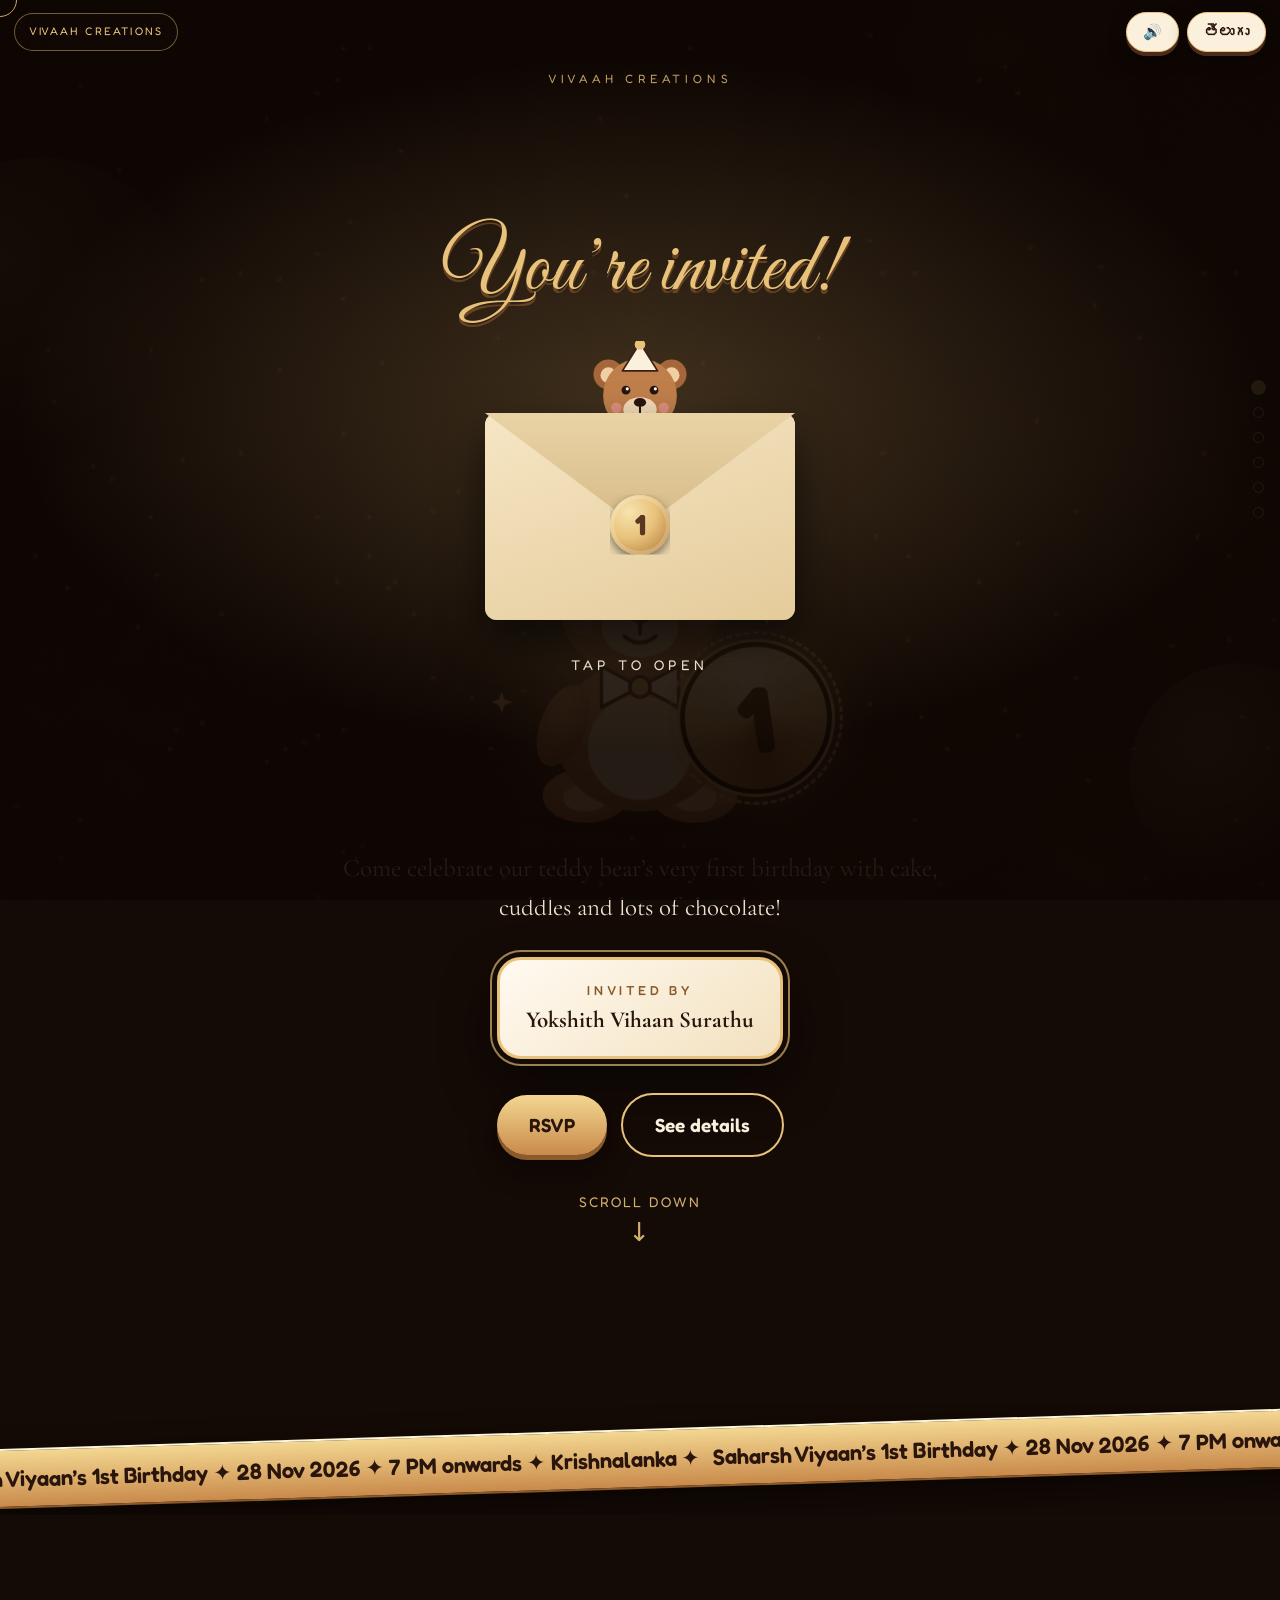
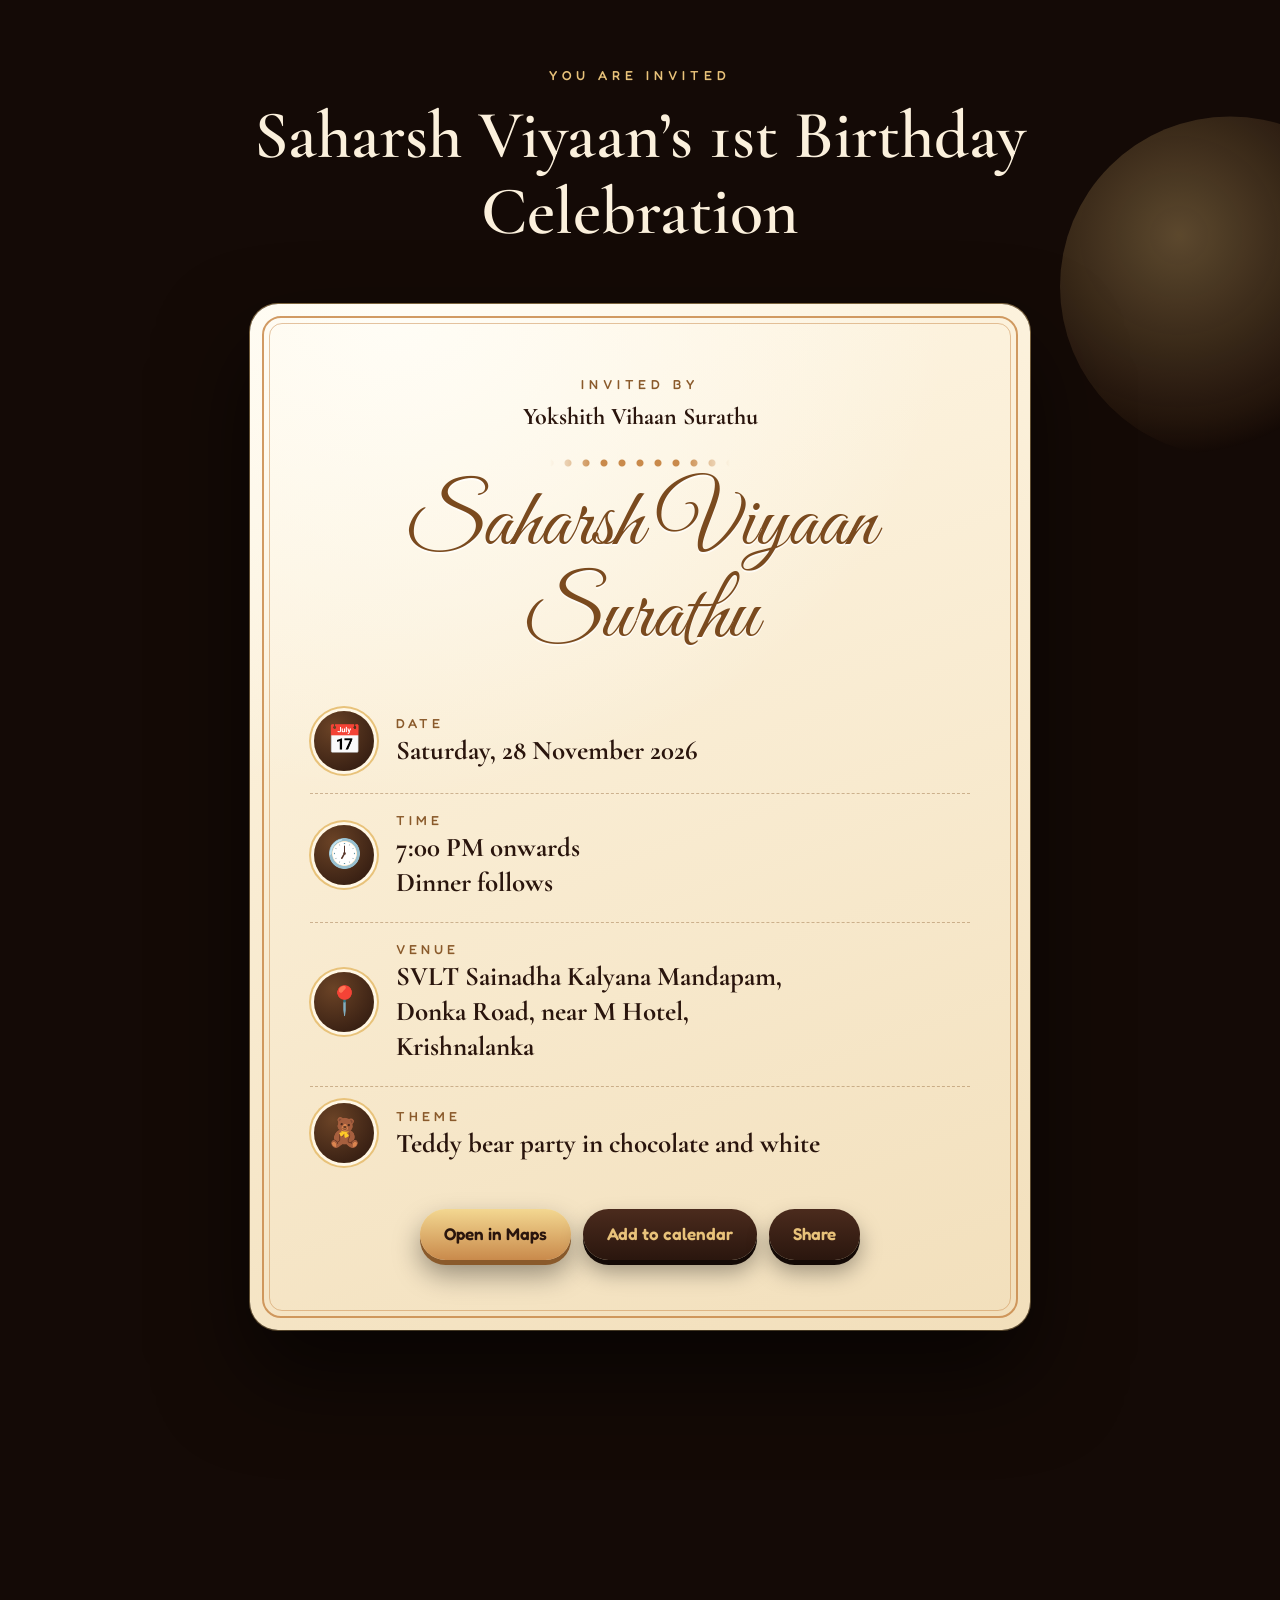
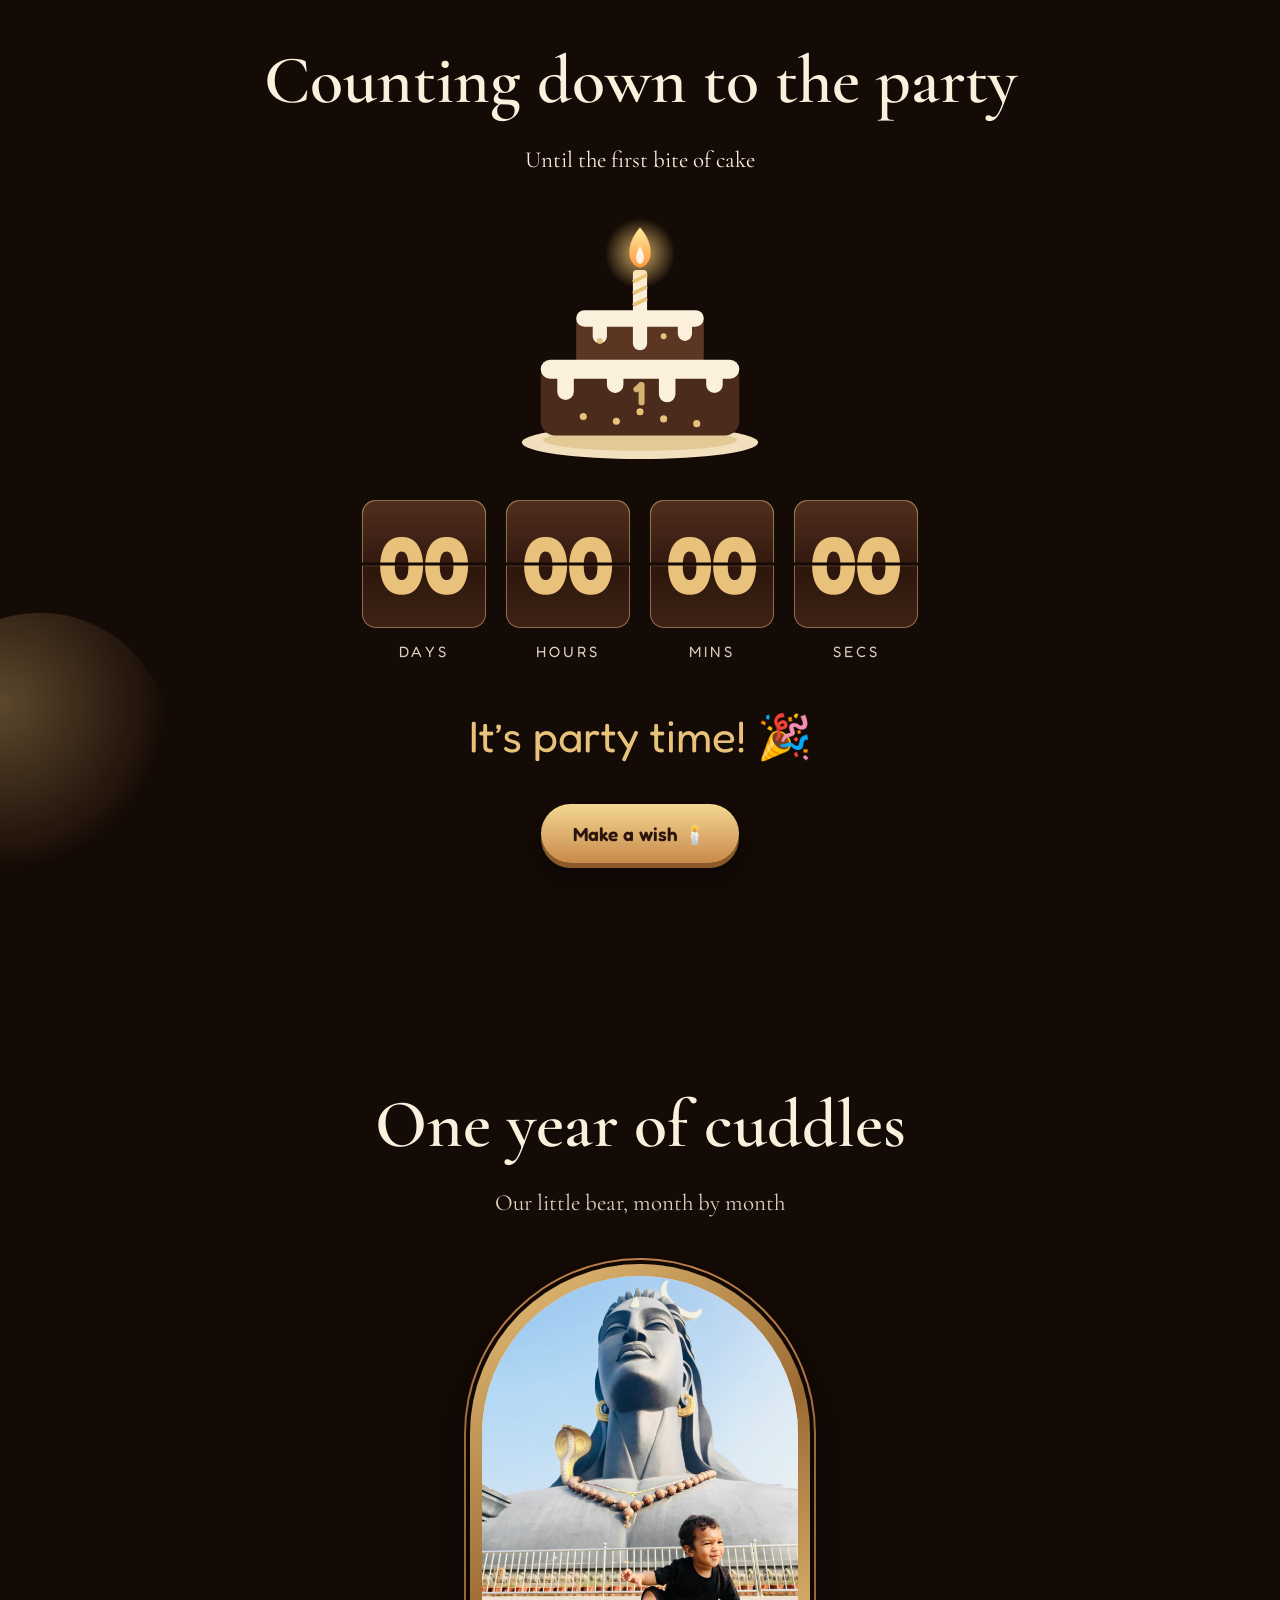
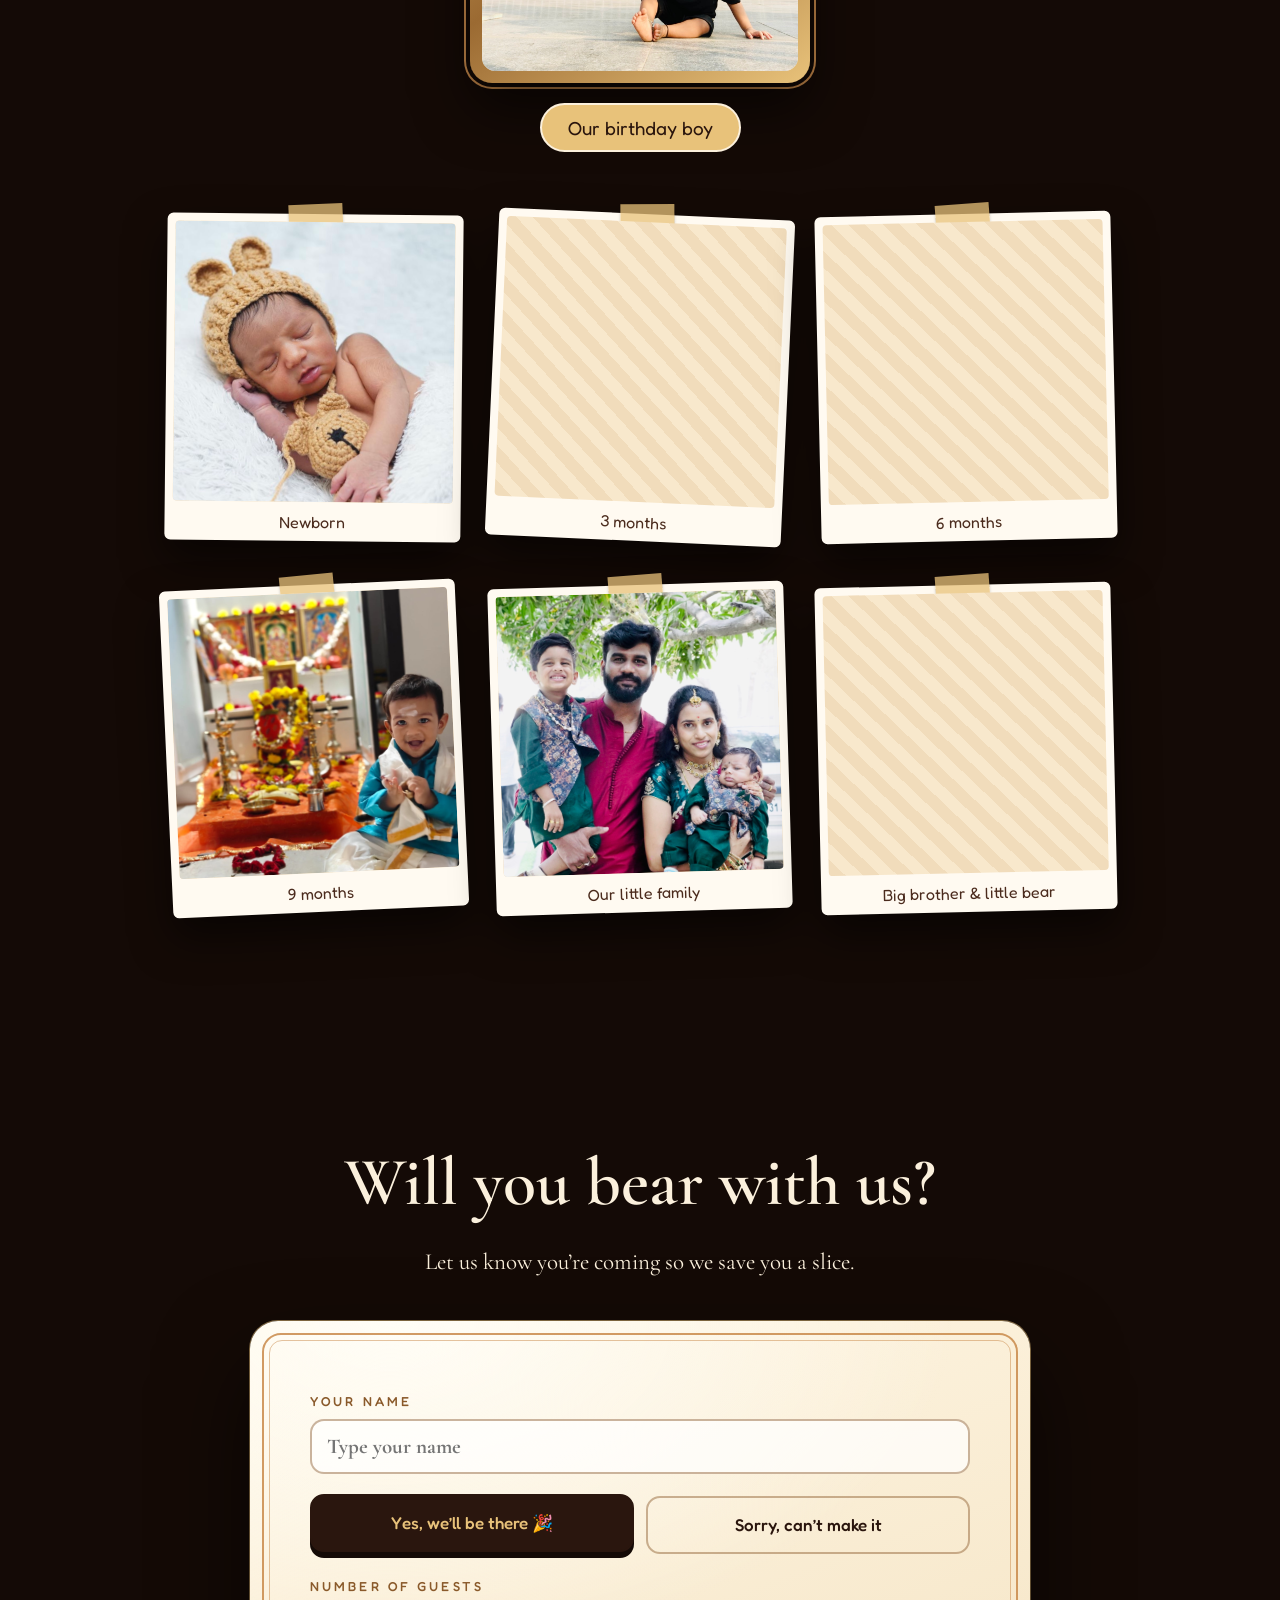
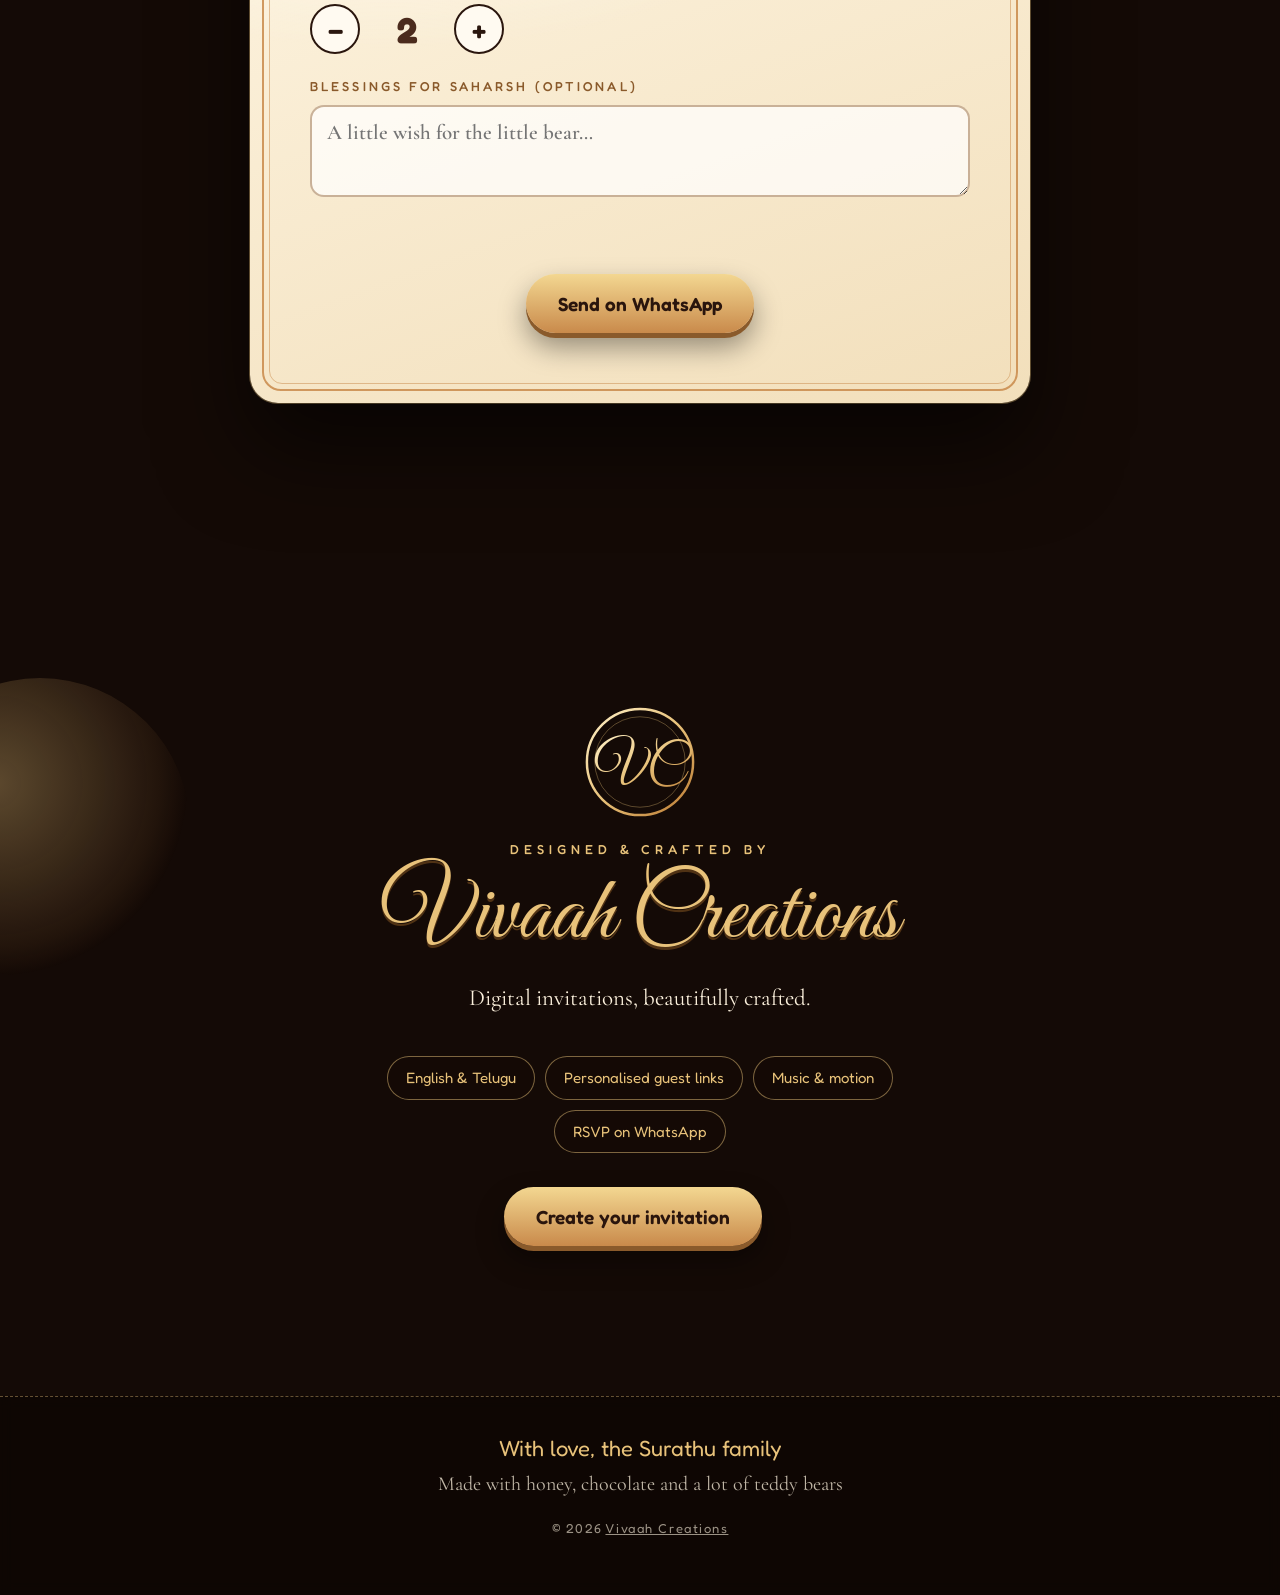
<file: index.html>
<!DOCTYPE html>
<html lang="en">
<head>
<meta charset="utf-8">
<meta name="viewport" content="width=device-width, initial-scale=1, viewport-fit=cover">
<meta name="theme-color" content="#140a06">
<title>Saharsh Viyaan Surathu turns ONE!</title>
<meta name="description" content="You’re invited to Saharsh Viyaan’s 1st birthday – 28 Nov 2026, 7 PM onwards, SVLT Sainadha Kalyana Mandapam, Krishnalanka.">
<meta property="og:type" content="website">
<meta property="og:site_name" content="Vivaah Creations">
<meta property="og:title" content="You’re invited – Saharsh Viyaan’s 1st Birthday 🧸">
<meta property="og:description" content="28 Nov 2026 · 7 PM onwards · SVLT Sainadha Kalyana Mandapam, Krishnalanka">
<meta property="og:image" content="https://vivaahcreations.com/Saharsh-Viyaan-Surathu/assets/img/og.png">
<meta property="og:image:width" content="1200"><meta property="og:image:height" content="630">
<meta name="twitter:card" content="summary_large_image">
<link rel="icon" href="assets/img/favicon.svg" type="image/svg+xml">
<link rel="preconnect" href="https://fonts.googleapis.com">
<link rel="preconnect" href="https://fonts.gstatic.com" crossorigin>
<link href="https://fonts.googleapis.com/css2?family=Cormorant+Garamond:ital,wght@0,500;0,600;0,700;1,600&family=Fredoka:wght@400;500;600;700&family=Great+Vibes&family=Noto+Sans+Telugu:wght@400;600;800&family=Ramaraja&display=swap" rel="stylesheet">
<script>document.documentElement.classList.add("js")</script>
<link rel="stylesheet" href="assets/css/style.css">
<noscript><style>#gate{display:none!important}.kicker,.turning,.ch{opacity:1!important}</style></noscript>
</head>
<body class="is-locked">
<a class="skip" href="#main" data-i18n="skip">Skip to invitation</a>

<svg width="0" height="0" style="position:absolute" aria-hidden="true"><symbol id="paw" viewBox="-16 -20 32 38"><g fill="currentColor"><ellipse cx="0" cy="8" rx="11" ry="9"/><circle cx="-12" cy="-4" r="4.6"/><circle cx="-4.5" cy="-12.5" r="4.6"/><circle cx="4.5" cy="-12.5" r="4.6"/><circle cx="12" cy="-4" r="4.6"/></g></symbol></svg>

<canvas id="gl" aria-hidden="true"></canvas>
<div class="vig" aria-hidden="true"></div>
<div class="grain" aria-hidden="true"></div>
<canvas id="fx" aria-hidden="true"></canvas>
<div id="cursor" aria-hidden="true"></div>
<div id="pbar" aria-hidden="true"></div>
<nav class="dots" id="dots" aria-label="Sections"></nav>

<div class="ui">
  <a class="brandpill" id="brandpill" href="https://vivaahcreations.com" target="_blank" rel="noopener">Vivaah Creations</a>
  <div class="ctrl">
    <button class="chip" id="snd" type="button" aria-pressed="false" aria-label="Sound">🔊</button>
    <button class="chip" id="lang" type="button">తెలుగు</button>
  </div>
</div>

<!-- ================= OPENING SCREEN ================= -->
<div id="gate" role="dialog" aria-modal="true" aria-label="Invitation">
  <p class="g-brand">Vivaah Creations</p>
  <div class="gate-in">
    <p class="o-kick" data-i18n="g_kick"></p>
    <button class="env" id="seal" type="button" aria-label="Open the invitation">
      <svg class="peek" viewBox="0 0 120 110" aria-hidden="true"><circle cx="24" cy="38" r="17" fill="#a5663a"/><circle cx="24" cy="39" r="9" fill="#f0cfa2"/><circle cx="96" cy="38" r="17" fill="#a5663a"/><circle cx="96" cy="39" r="9" fill="#f0cfa2"/><circle cx="60" cy="62" r="42" fill="#bf7f4a"/><ellipse cx="60" cy="78" rx="19" ry="14" fill="#f3dcb8"/><ellipse cx="60" cy="70" rx="7" ry="5" fill="#2a150d"/><path d="M60 75v6M52 83q8 7 16 0" stroke="#2a150d" stroke-width="2.4" fill="none" stroke-linecap="round"/><circle cx="44" cy="56" r="5" fill="#2a150d"/><circle cx="76" cy="56" r="5" fill="#2a150d"/><circle cx="45.5" cy="54.5" r="1.8" fill="#fff"/><circle cx="77.5" cy="54.5" r="1.8" fill="#fff"/><circle cx="33" cy="76" r="6" fill="#ff9fb0" opacity=".5"/><circle cx="87" cy="76" r="6" fill="#ff9fb0" opacity=".5"/><path d="M60 2L40 34H80Z" fill="#fbf0dc" stroke="#3a2016" stroke-width="2" stroke-linejoin="round"/><circle cx="60" cy="4" r="6" fill="#e8c27a"/></svg>
      <span class="back"></span>
      <span class="letter" data-i18n="g_letter"></span>
      <span class="pocket"></span>
      <span class="flap"></span>
      <span class="seal"><i class="sl">1</i><i class="sr">1</i></span>
    </button>
    <p class="o-tap" data-i18n="g_tap"></p>
  </div>
</div>

<main id="main">

  <!-- ================= HERO ================= -->
  <section class="sec hero" id="hero" data-sec data-l="Home">
    <i class="orb o1" data-sp=".12"></i><i class="orb o2" data-sp=".2"></i>
    <div class="wrap">
      <p class="dear script" id="dear"></p>
      <p class="kicker" data-i18n="h_kick"></p>
      <h1 class="name" id="name"></h1>
      <p class="turning" data-i18n="h_turn"></p>

      <div class="stage" id="stage">
        <div class="bearwrap" data-sp="-.06">
          <svg class="bear" id="bear" viewBox="0 0 300 330" role="img" aria-label="Teddy bear in a party hat. Tap me!">
            <defs>
              <radialGradient id="gl2"><stop offset="0" stop-color="#e8c27a" stop-opacity=".6"/><stop offset="1" stop-color="#e8c27a" stop-opacity="0"/></radialGradient>
              <radialGradient id="fur" cx="40%" cy="28%" r="85%"><stop offset="0" stop-color="#dba46a"/><stop offset="1" stop-color="#a5663a"/></radialGradient>
            </defs>
            <circle class="glow" cx="150" cy="185" r="150" fill="url(#gl2)"/>
            <g fill="#e8c27a">
              <path class="tws" d="M40 78l3 9 9 3-9 3-3 9-3-9-9-3 9-3z"/>
              <path class="tws" style="animation-delay:-.8s" d="M262 128l3 9 9 3-9 3-3 9-3-9-9-3 9-3z"/>
              <path class="tws" style="animation-delay:-1.4s" d="M28 210l2.5 7 7 2.5-7 2.5-2.5 7-2.5-7-7-2.5 7-2.5z"/>
              <path class="tws" style="animation-delay:-.4s" d="M268 250l2.5 7 7 2.5-7 2.5-2.5 7-2.5-7-7-2.5 7-2.5z"/>
            </g>
            <circle cx="86" cy="98" r="32" fill="url(#fur)"/><circle cx="86" cy="100" r="18" fill="#f0cfa2"/>
            <circle cx="214" cy="98" r="32" fill="url(#fur)"/><circle cx="214" cy="100" r="18" fill="#f0cfa2"/>
            <ellipse cx="102" cy="302" rx="38" ry="24" fill="url(#fur)"/><ellipse cx="102" cy="304" rx="20" ry="12" fill="#f0cfa2"/>
            <ellipse cx="198" cy="302" rx="38" ry="24" fill="url(#fur)"/><ellipse cx="198" cy="304" rx="20" ry="12" fill="#f0cfa2"/>
            <ellipse cx="150" cy="250" rx="74" ry="66" fill="url(#fur)"/>
            <ellipse cx="150" cy="260" rx="46" ry="46" fill="#f3dcb8"/>
            <ellipse cx="82" cy="240" rx="20" ry="38" fill="url(#fur)" transform="rotate(22 82 240)"/>
            <g class="arm-r"><ellipse cx="218" cy="240" rx="20" ry="38" fill="url(#fur)" transform="rotate(-22 218 240)"/></g>
            <circle cx="150" cy="128" r="72" fill="url(#fur)"/>
            <ellipse cx="150" cy="154" rx="34" ry="26" fill="#f3dcb8"/>
            <ellipse cx="150" cy="141" rx="12" ry="8.5" fill="#2a150d"/><ellipse cx="146" cy="138" rx="4" ry="2" fill="#fff" opacity=".5"/>
            <path d="M150 149v10M136 161q14 12 28 0" stroke="#2a150d" stroke-width="3.4" fill="none" stroke-linecap="round"/>
            <g class="eyes">
              <g id="eL"><circle cx="121" cy="122" r="8.5" fill="#2a150d"/><circle cx="124" cy="119" r="3" fill="#fff"/></g>
              <g id="eR"><circle cx="179" cy="122" r="8.5" fill="#2a150d"/><circle cx="182" cy="119" r="3" fill="#fff"/></g>
            </g>
            <circle cx="99" cy="150" r="10" fill="#ff9fb0" opacity=".5"/><circle cx="201" cy="150" r="10" fill="#ff9fb0" opacity=".5"/>
            <path d="M150 206L116 188V224Z M150 206L184 188V224Z" fill="#fbf0dc" stroke="#3a2016" stroke-width="3" stroke-linejoin="round"/>
            <circle cx="150" cy="206" r="9" fill="#e8c27a" stroke="#3a2016" stroke-width="3"/>
            <g class="hat"><g transform="rotate(-9 150 78)">
              <path d="M150 4L104 80H196Z" fill="#fbf0dc" stroke="#3a2016" stroke-width="3" stroke-linejoin="round"/>
              <path d="M138 28l-26 48h20zM160 24l22 52h-20zM150 8l-6 24h12z" fill="#5b3623" opacity=".9"/>
              <ellipse cx="150" cy="80" rx="48" ry="8" fill="#e8c27a" stroke="#3a2016" stroke-width="3"/>
              <circle cx="150" cy="6" r="10" fill="#e8c27a" stroke="#3a2016" stroke-width="3"/>
            </g></g>
          </svg>
        </div>
        <div class="coin" aria-label="1">1</div>
      </div>

      <p class="lead" data-i18n="h_lead"></p>
      <div class="invite"><b data-i18n="h_invl"></b><span data-i18n-html="h_invby"></span></div>
      <div class="cta">
        <a class="btn mag" href="#rsvp" data-i18n="h_rsvp"></a>
        <a class="btn ghost mag" href="#card" data-i18n="h_det"></a>
      </div>
      <a class="hint" href="#card" data-i18n="h_scroll"></a>
    </div>
  </section>

  <div class="ribbon" aria-hidden="true"><div class="rb"><div class="track" id="track"></div></div></div>

  <!-- ================= INVITATION CARD ================= -->
  <section class="sec" id="card" data-sec data-l="Invitation">
    <i class="orb o3" data-sp=".15"></i>
    <div class="wrap center">
      <p class="eyebrow rv" data-i18n="c_eyebrow"></p>
      <h2 class="h2 mask"><span data-i18n="c_sub"></span></h2>

      <article class="paper rv" id="paper" data-tilt>
        <div class="paper-in">
          <p class="eyebrow dark" data-i18n="h_invl"></p>
          <p class="invby" data-i18n-html="h_invby"></p>
          <div class="orn" aria-hidden="true"></div>
          <h3 class="pname" data-name></h3>

          <div class="rows">
            <div class="row"><span class="ico" aria-hidden="true">📅</span><div><h3 data-i18n="r1h"></h3><p data-i18n-html="r1"></p></div></div>
            <div class="row"><span class="ico" aria-hidden="true">🕖</span><div><h3 data-i18n="r2h"></h3><p data-i18n-html="r2"></p></div></div>
            <div class="row"><span class="ico" aria-hidden="true">📍</span><div><h3 data-i18n="r3h"></h3><p data-i18n-html="r3"></p></div></div>
            <div class="row"><span class="ico" aria-hidden="true">🧸</span><div><h3 data-i18n="r4h"></h3><p data-i18n-html="r4"></p></div></div>
          </div>

          <div class="acts">
            <a class="btn sm mag" id="mapBtn" target="_blank" rel="noopener" href="#" data-i18n="b_map"></a>
            <div class="calwrap">
              <button class="btn sm dark mag" id="calBtn" type="button" aria-haspopup="true" aria-expanded="false" data-i18n="b_cal"></button>
              <div class="menu" id="calMenu" hidden>
                <a id="calG" target="_blank" rel="noopener" href="#" data-i18n="cal_g"></a>
                <button id="calI" type="button" data-i18n="cal_i"></button>
              </div>
            </div>
            <button class="btn sm dark mag" id="shareBtn" type="button" data-i18n="b_share"></button>
          </div>
        </div>
        <i class="glare" aria-hidden="true"></i>
      </article>
    </div>
  </section>

  <!-- ================= COUNTDOWN ================= -->
  <section class="sec" id="countdown" data-sec data-l="Countdown">
    <i class="orb o4" data-sp=".18"></i>
    <div class="wrap center">
      <h2 class="h2 mask"><span data-i18n="cd_h"></span></h2>
      <p class="sub rv" data-i18n="cd_s"></p>

      <div class="cakewrap rv" data-rv="zoom">
        <svg class="cake" id="cake" viewBox="0 0 220 210" role="img" aria-label="Chocolate birthday cake with one candle">
          <defs>
            <radialGradient id="fg"><stop offset="0" stop-color="#ffd27a" stop-opacity=".8"/><stop offset="1" stop-color="#ffd27a" stop-opacity="0"/></radialGradient>
            <linearGradient id="fl2" x1="0" y1="1" x2="0" y2="0"><stop offset="0" stop-color="#ff9a3c"/><stop offset="1" stop-color="#ffe9a0"/></linearGradient>
          </defs>
          <ellipse cx="110" cy="190" rx="100" ry="14" fill="#f2dfbd"/><ellipse cx="110" cy="188" rx="82" ry="9" fill="#e2c996"/>
          <rect x="26" y="122" width="168" height="62" rx="12" fill="#4b2b1c"/>
          <rect x="56" y="80" width="108" height="48" rx="10" fill="#5b3623"/>
          <g fill="#fbf0dc">
            <rect x="26" y="120" width="168" height="16" rx="8"/>
            <rect x="40" y="128" width="14" height="26" rx="7"/><rect x="82" y="128" width="14" height="20" rx="7"/><rect x="126" y="128" width="14" height="28" rx="7"/><rect x="166" y="128" width="14" height="20" rx="7"/>
            <rect x="56" y="78" width="108" height="14" rx="7"/>
            <rect x="70" y="86" width="12" height="20" rx="6"/><rect x="104" y="86" width="12" height="26" rx="6"/><rect x="142" y="86" width="12" height="18" rx="6"/>
          </g>
          <g fill="#e8c27a"><circle cx="62" cy="168" r="3"/><circle cx="90" cy="172" r="3"/><circle cx="130" cy="170" r="3"/><circle cx="158" cy="174" r="3"/><circle cx="110" cy="164" r="3"/><circle cx="76" cy="104" r="2.5"/><circle cx="130" cy="100" r="2.5"/></g>
          <text x="110" y="158" text-anchor="middle" font-family="Fredoka,sans-serif" font-weight="700" font-size="28" fill="#e8c27a" opacity=".9">1</text>
          <rect x="104" y="44" width="12" height="38" rx="3" fill="#fbf0dc"/>
          <path d="M104 54l12-6M104 64l12-6M104 74l12-6" stroke="#e8c27a" stroke-width="3"/>
          <circle class="flglow" cx="110" cy="30" r="30" fill="url(#fg)"/>
          <g class="flame"><path d="M110 8C124 24 120 40 110 42C100 40 96 24 110 8Z" fill="url(#fl2)"/><path d="M110 24C115 32 114 38 110 39C106 38 105 32 110 24Z" fill="#fffaf1" opacity=".9"/></g>
          <g class="smoke" fill="#cdbba4"><circle cx="110" cy="38" r="5"/><circle cx="108" cy="38" r="4"/><circle cx="112" cy="38" r="4"/></g>
        </svg>
      </div>

      <div class="flips" id="flips" role="timer" aria-live="off">
        <div class="unit"><div class="flip"></div><small></small></div>
        <div class="unit"><div class="flip"></div><small></small></div>
        <div class="unit"><div class="flip"></div><small></small></div>
        <div class="unit"><div class="flip"></div><small></small></div>
      </div>
      <p class="done" id="cdDone" hidden></p>
      <button class="btn mag wishbtn" id="wish" type="button"><span class="w1" data-i18n="wish"></span><span class="w2" data-i18n="wished"></span></button>
    </div>
  </section>

  <!-- ================= PINNED PHOTO STORY ================= -->
  <section class="pin" id="story" data-sec data-l="Photos">
    <div class="pin-sticky">
      <div class="pin-head">
        <h2 class="h2 mask"><span data-i18n="st_h"></span></h2>
        <p class="sub" style="margin-bottom:0" data-i18n="st_s"></p>
      </div>
      <div class="strip" id="strip"></div>
      <div class="pbar" aria-hidden="true"><i id="sbar"></i></div>
    </div>
  </section>

  <!-- ================= RSVP ================= -->
  <section class="sec" id="rsvp" data-sec data-l="RSVP">
    <div class="wrap center">
      <h2 class="h2 mask"><span data-i18n="rv_h"></span></h2>
      <p class="sub rv" data-i18n="rv_s"></p>

      <form class="paper form rv" id="rsvpForm" novalidate>
        <div class="paper-in">
          <div class="field">
            <label for="fName" data-i18n="f_name"></label>
            <input type="text" id="fName" autocomplete="name" maxlength="60" data-i18n-ph="f_name_ph">
          </div>
          <div class="field seg" role="radiogroup">
            <input type="radio" name="att" id="attY" value="yes" checked><label for="attY" data-i18n="f_yes"></label>
            <input type="radio" name="att" id="attN" value="no"><label for="attN" data-i18n="f_no"></label>
          </div>
          <div class="field" id="guestsField">
            <span class="lbl" data-i18n="f_guests"></span>
            <div class="stepper"><button type="button" id="gMinus" aria-label="−">−</button><output id="gOut" aria-live="polite">2</output><button type="button" id="gPlus" aria-label="+">+</button></div>
          </div>
          <div class="field">
            <label for="fNote" data-i18n="f_note"></label>
            <textarea id="fNote" maxlength="240" data-i18n-ph="f_note_ph"></textarea>
          </div>
          <p class="err" id="fErr" role="alert"></p>
          <button class="btn mag" type="submit" data-i18n="f_send"></button>
        </div>
      </form>
    </div>
  </section>

  <!-- ================= BRAND ================= -->
  <section class="sec brand center" id="brand" data-sec data-l="Vivaah Creations">
    <i class="orb o1" data-sp=".1"></i>
    <div class="wrap">
      <div class="mono rv" id="mono" data-rv="zoom">
        <svg viewBox="0 0 120 120" role="img" aria-label="Vivaah Creations monogram">
          <defs><linearGradient id="gold" x1="0" y1="0" x2="1" y2="1"><stop offset="0" stop-color="#fff1c9"/><stop offset=".5" stop-color="#e8c27a"/><stop offset="1" stop-color="#b9772f"/></linearGradient></defs>
          <circle class="ring" cx="60" cy="60" r="54" fill="none" stroke="url(#gold)" stroke-width="2.5" pathLength="1"/>
          <circle cx="60" cy="60" r="46" fill="none" stroke="rgba(232,194,122,.35)" stroke-width="1"/>
          <text x="60" y="78" text-anchor="middle" font-family="Great Vibes, cursive" font-size="54" fill="url(#gold)">VC</text>
        </svg>
      </div>
      <p class="eyebrow rv" data-i18n="br_kick"></p>
      <h2 class="brandname script rv" id="brandName">Vivaah Creations</h2>
      <p class="sub rv" data-i18n="br_tag"></p>
      <ul class="chips rv" id="chips"></ul>
      <div class="cta rv">
        <a class="btn mag" id="brandCta" href="https://vivaahcreations.com" target="_blank" rel="noopener" data-i18n="br_cta"></a>
        <span id="brandLinks" class="cta"></span>
      </div>
    </div>
  </section>
</main>

<footer class="foot">
  <p class="fred" data-i18n="foot_love"></p>
  <p data-i18n="foot_made"></p>
  <p class="copy">© 2026 <a href="https://vivaahcreations.com" target="_blank" rel="noopener">Vivaah Creations</a></p>
</footer>

<div id="toast" role="status" aria-live="polite"></div>

<script src="assets/js/config.js"></script>
<script src="assets/js/i18n.js"></script>
<script src="assets/js/gl.js"></script>
<script src="assets/js/fx.js"></script>
<script src="assets/js/audio.js"></script>
<script src="assets/js/app.js"></script>
</body>
</html>
</file>
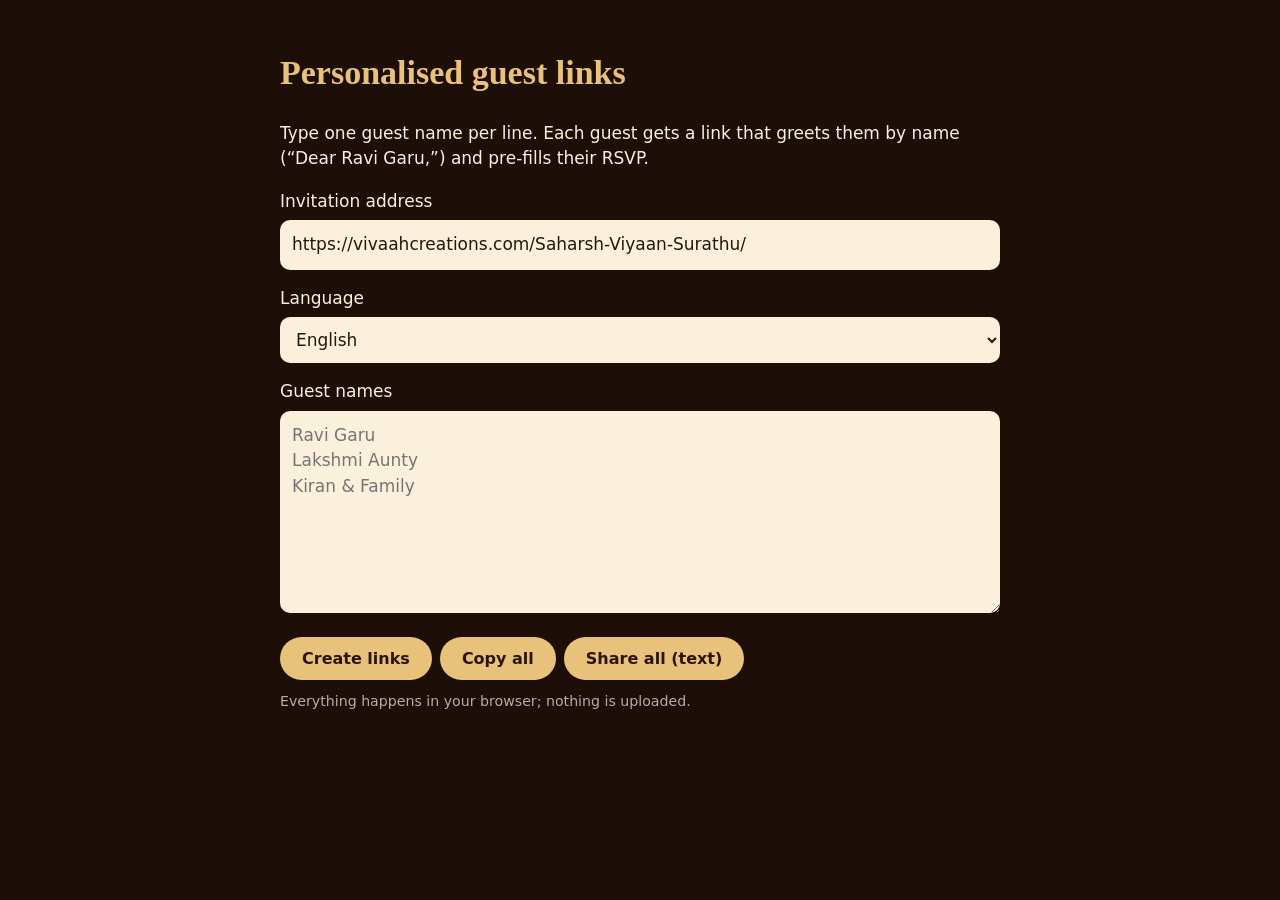
<file: links.html>
<!DOCTYPE html>
<html lang="en"><head><meta charset="utf-8"><meta name="viewport" content="width=device-width,initial-scale=1">
<meta name="robots" content="noindex"><title>Guest link maker · Vivaah Creations</title>
<style>
body{margin:0;background:#1d0e08;color:#fbf0dc;font:17px/1.5 system-ui,sans-serif;padding:24px}
main{max-width:720px;margin:0 auto}h1{color:#e8c27a;font-family:Georgia,serif}
textarea,select,input{width:100%;box-sizing:border-box;background:#fbf0dc;color:#2a150d;border:0;border-radius:10px;padding:12px;font:inherit;margin:6px 0 16px}
button{background:#e8c27a;color:#2a150d;border:0;border-radius:30px;padding:12px 22px;font:600 16px system-ui;cursor:pointer;margin:0 8px 8px 0}
.row{display:flex;gap:10px;align-items:center;background:#34190f;border-radius:12px;padding:10px 14px;margin:8px 0}
.row span{flex:1;word-break:break-all;font-size:14px}.row b{display:block;font-size:16px}
small{opacity:.7}
</style></head><body><main>
<h1>Personalised guest links</h1>
<p>Type one guest name per line. Each guest gets a link that greets them by name (“Dear Ravi Garu,”) and pre-fills their RSVP.</p>
<label>Invitation address<input id="base" value="https://vivaahcreations.com/Saharsh-Viyaan-Surathu/"></label>
<label>Language<select id="lang"><option value="">English</option><option value="te">Telugu</option></select></label>
<label>Guest names<textarea id="names" rows="7" placeholder="Ravi Garu&#10;Lakshmi Aunty&#10;Kiran & Family"></textarea></label>
<button id="go">Create links</button><button id="copy">Copy all</button><button id="wa">Share all (text)</button>
<div id="out"></div><small>Everything happens in your browser; nothing is uploaded.</small>
<script>
var out=document.getElementById("out"),L=[];
function make(){L=[];out.innerHTML="";var b=base.value.replace(/\?.*$/,""),lg=lang.value;
names.value.split("\n").map(function(s){return s.trim()}).filter(Boolean).forEach(function(n){
var u=b+"?to="+encodeURIComponent(n)+(lg?"&lang="+lg:"");L.push(n+": "+u);
var d=document.createElement("div");d.className="row";d.innerHTML="<span><b></b><i></i></span>";d.querySelector("b").textContent=n;d.querySelector("i").textContent=u;
var c=document.createElement("button");c.textContent="Copy";c.onclick=function(){navigator.clipboard.writeText(u)};
var w=document.createElement("a");w.textContent="WhatsApp";w.target="_blank";w.style.cssText="color:#e8c27a";
w.href="https://wa.me/?text="+encodeURIComponent("Dear "+n+", you are warmly invited to Saharsh Viyaan's 1st birthday 🧸🎂\n"+u);
d.appendChild(c);d.appendChild(w);out.appendChild(d)})}
go.onclick=make;
copy.onclick=function(){make();navigator.clipboard.writeText(L.join("\n"))};
wa.onclick=function(){make();location.href="https://wa.me/?text="+encodeURIComponent(L.join("\n"))};
</script></main></body></html>
</file>
<file: assets/css/style.css>
/* =========================================================
   Saharsh Viyaan Surathu · 1st Birthday Invitation (v2)
   Designed & crafted by Vivaah Creations · vivaahcreations.com
   ========================================================= */
@property --a{syntax:"<angle>";inherits:false;initial-value:0deg}

:root{
  --esp:#140a06;--choc:#2a160e;--cocoa:#4b2b1d;--caramel:#c98a4b;--gold:#e8c27a;--cream:#fbf0dc;--milk:#fffaf1;--blush:#f4b6c2;--ink:#2a150d;
  --f-script:'Great Vibes',cursive;--f-serif:'Cormorant Garamond',Georgia,serif;--f-ui:'Fredoka',system-ui,sans-serif;
  --ease:cubic-bezier(.2,.9,.2,1);--spring:cubic-bezier(.2,1.4,.4,1);
}
html[lang=te]{--f-script:'Ramaraja','Noto Sans Telugu',serif;--f-serif:'Noto Sans Telugu',serif;--f-ui:'Noto Sans Telugu',sans-serif}
*{box-sizing:border-box;margin:0;padding:0}
html{scroll-behavior:smooth;-webkit-text-size-adjust:100%}
body{background:var(--esp);color:var(--cream);font-family:var(--f-serif);font-size:20px;line-height:1.55;overflow-x:hidden;-webkit-font-smoothing:antialiased}
html[lang=te] body{line-height:1.8}
img,svg{max-width:100%}
a{color:inherit}
button{font:inherit;color:inherit}
:focus-visible{outline:3px solid var(--gold);outline-offset:3px}
.skip{position:fixed;left:12px;top:-60px;z-index:500;background:var(--gold);color:var(--ink);padding:10px 16px;border-radius:10px;font-family:var(--f-ui);transition:top .2s}
.skip:focus{top:12px}

/* ---------- background layers ---------- */
#gl{position:fixed;inset:0;width:100%;height:100%;z-index:-3;display:block}
html.no-gl body{background:radial-gradient(80% 60% at 30% 20%,#4b2b1d,transparent 70%),radial-gradient(70% 60% at 80% 80%,#3a2016,transparent 70%),var(--esp)}
.vig{position:fixed;inset:0;z-index:-2;pointer-events:none;background:radial-gradient(120% 90% at 50% 40%,transparent 55%,rgba(10,4,2,.55))}
.grain{position:fixed;inset:0;z-index:-1;pointer-events:none;opacity:.07;
  background-image:url("data:image/svg+xml;utf8,<svg xmlns='http://www.w3.org/2000/svg' width='160' height='160'><filter id='n'><feTurbulence type='fractalNoise' baseFrequency='.9' numOctaves='2' stitchTiles='stitch'/></filter><rect width='100%25' height='100%25' filter='url(%23n)'/></svg>")}
@keyframes grain{0%{transform:translate(0,0)}20%{transform:translate(-3%,2%)}40%{transform:translate(2%,-3%)}60%{transform:translate(-2%,-1%)}80%{transform:translate(3%,3%)}100%{transform:translate(0,0)}}
#fx{position:fixed;inset:0;width:100%;height:100%;pointer-events:none;z-index:320}
#cursor{position:fixed;left:0;top:0;width:34px;height:34px;margin:-17px 0 0 -17px;border:1.5px solid rgba(232,194,122,.85);border-radius:50%;pointer-events:none;z-index:310;opacity:0;transition:width .25s,height .25s,margin .25s,background .25s,opacity .3s}
body.has-cursor #cursor{opacity:1}
#cursor.hot{width:66px;height:66px;margin:-33px 0 0 -33px;background:rgba(232,194,122,.16)}

/* ---------- fixed UI ---------- */
.ui{position:fixed;top:0;left:0;right:0;z-index:330;display:flex;justify-content:space-between;align-items:center;padding:max(12px,env(safe-area-inset-top)) 14px 0;pointer-events:none}
.ui>*{pointer-events:auto}
.brandpill{font-family:var(--f-ui);font-size:11px;letter-spacing:.2em;text-transform:uppercase;color:var(--gold);text-decoration:none;padding:9px 14px;border:1px solid rgba(232,194,122,.45);border-radius:30px;background:rgba(20,10,6,.5);backdrop-filter:blur(10px);-webkit-backdrop-filter:blur(10px)}
.ctrl{display:flex;gap:8px}
.chip{font-family:var(--f-ui);font-size:15px;font-weight:600;min-width:44px;height:40px;padding:0 16px;border-radius:30px;border:1.5px solid var(--gold);background:var(--cream);color:var(--ink);cursor:pointer;box-shadow:0 4px 0 var(--cocoa),0 8px 18px rgba(0,0,0,.4);transition:transform .1s,box-shadow .1s}
.chip:active{transform:translateY(3px);box-shadow:0 1px 0 var(--cocoa)}
#pbar{position:fixed;top:0;left:0;right:0;height:4px;z-index:340;transform-origin:0 50%;transform:scaleX(0);background:linear-gradient(90deg,var(--caramel),var(--gold),var(--cream));box-shadow:0 0 12px rgba(232,194,122,.8)}
.dots{position:fixed;right:16px;top:50%;translate:0 -50%;z-index:300;display:none;flex-direction:column;gap:14px}
.dots a{position:relative;width:11px;height:11px;border-radius:50%;border:1.5px solid var(--gold);transition:transform .3s,background .3s}
.dots a.on{background:var(--gold);transform:scale(1.35)}
.dots a::before{content:attr(data-l);position:absolute;right:20px;top:50%;translate:0 -50%;white-space:nowrap;font:500 12px var(--f-ui);letter-spacing:.15em;text-transform:uppercase;color:var(--gold);opacity:0;transition:opacity .25s}
.dots a:hover::before{opacity:1}
@media (min-width:900px){.dots{display:flex}}

/* ---------- shared ---------- */
.sec{position:relative;padding:clamp(84px,12vw,150px) 20px;overflow:hidden}
.wrap{max-width:1040px;margin:auto;position:relative;z-index:2}
.center{text-align:center}
.eyebrow{font-family:var(--f-ui);font-size:13px;letter-spacing:.38em;text-transform:uppercase;color:var(--gold);font-weight:500}
html[lang=te] .eyebrow{letter-spacing:.04em;font-size:16px}
.eyebrow.dark{color:#8a5a2b}
.h2{font-family:var(--f-serif);font-weight:600;font-size:clamp(34px,7.5vw,68px);line-height:1.12;color:var(--cream);margin-top:10px}
html[lang=te] .h2{font-size:clamp(28px,6vw,50px);line-height:1.4}
.sub{margin:14px auto 40px;max-width:640px;opacity:.88;font-size:clamp(19px,4vw,23px)}
.script{font-family:var(--f-script);font-weight:400}
.mask{display:block;overflow:hidden;padding:.05em 0 .14em}
.mask>span{display:block}
html.js .mask>span{transform:translateY(115%) rotate(2deg);transition:transform 1.1s var(--ease)}
html.js .mask.in>span{transform:none}
html.js .rv{opacity:0;translate:0 42px;transition:opacity .9s var(--ease),translate 1s var(--ease),scale 1s var(--ease);transition-delay:var(--d,0s)}
html.js .rv[data-rv=zoom]{translate:0 0;scale:.55}
html.js .rv.in{opacity:1;translate:0 0;scale:1}
.orb{position:absolute;border-radius:50%;pointer-events:none;z-index:0;background:radial-gradient(circle at 35% 35%,rgba(232,194,122,.34),rgba(201,138,75,.08) 60%,transparent 70%)}
.o1{width:300px;height:300px;left:-110px;top:10%}.o2{width:220px;height:220px;right:-70px;top:55%}.o3{width:340px;height:340px;right:-120px;top:8%}.o4{width:260px;height:260px;left:-90px;top:60%}

.btn{position:relative;overflow:hidden;display:inline-block;font-family:var(--f-ui);font-size:19px;font-weight:600;padding:15px 32px;border-radius:44px;border:0;cursor:pointer;text-decoration:none;color:var(--ink);background:linear-gradient(180deg,#f3d791,var(--caramel));box-shadow:0 5px 0 #8a5a2b,0 14px 28px rgba(0,0,0,.4);transition:transform .12s,box-shadow .12s}
.btn::after{content:"";position:absolute;top:0;left:-70%;width:45%;height:100%;background:linear-gradient(100deg,transparent,rgba(255,255,255,.65),transparent);transform:skewX(-20deg);animation:glint 3.8s ease-in-out infinite}
@keyframes glint{0%,60%{left:-70%}100%{left:135%}}
.btn:active{transform:translateY(4px);box-shadow:0 1px 0 #8a5a2b}
.btn.ghost{background:transparent;color:var(--cream);border:2px solid var(--gold);box-shadow:none}
.btn.ghost::after{display:none}
.btn.dark{background:linear-gradient(180deg,#4b2b1d,var(--choc));color:var(--gold);box-shadow:0 5px 0 #140a06,0 12px 22px rgba(0,0,0,.35)}
.btn.sm{font-size:17px;padding:12px 24px}
.cta{display:flex;gap:14px;justify-content:center;flex-wrap:wrap;align-items:center}

/* ---------- gate (opening screen) ---------- */
#gate{position:fixed;inset:0;z-index:300;display:none;place-items:center;overflow:hidden;
  background:radial-gradient(70% 55% at 50% 45%,rgba(232,194,122,.22),transparent 70%),rgba(14,6,3,.9);transition:opacity .9s .1s,visibility .9s .1s}
html.js #gate{display:grid}
#gate.part{opacity:0;visibility:hidden;pointer-events:none}
.g-brand{position:absolute;top:70px;left:0;right:0;text-align:center;font-family:var(--f-ui);font-size:12px;letter-spacing:.4em;text-transform:uppercase;color:rgba(232,194,122,.8)}
html[lang=te] .g-brand{letter-spacing:.1em}
.gate-in{position:relative;text-align:center;padding:20px;transition:transform 1.2s var(--ease),opacity .7s .3s}
#gate.zoom .gate-in{transform:scale(3);opacity:0}
.o-kick{font-family:var(--f-script);font-size:clamp(50px,14vw,84px);line-height:1.1;color:var(--gold);filter:drop-shadow(0 4px 0 rgba(139,90,43,.6))}
html[lang=te] .o-kick{font-size:clamp(34px,9vw,54px);line-height:1.4}
.env{position:relative;display:block;width:min(310px,78vw);aspect-ratio:3/2;margin:96px auto 34px;border:0;background:none;cursor:pointer;perspective:900px;animation:envFloat 3.2s ease-in-out infinite}
@keyframes envFloat{50%{transform:translateY(-9px)}}
.env>*{position:absolute;display:block}
.env .peek{left:50%;top:-72px;translate:-50% 0;width:34%;height:auto;z-index:0;transition:translate .8s .2s;animation:pk 2s ease-in-out infinite}
@keyframes pk{50%{transform:translateY(-6px)}}
.env .back{inset:0;z-index:1;background:linear-gradient(#ecd7ae,#dcc08f);border-radius:12px;box-shadow:0 20px 44px rgba(0,0,0,.6)}
.env .letter{left:7%;right:7%;top:9%;bottom:9%;z-index:2;background:var(--milk);border-radius:8px;display:grid!important;place-items:center;padding:8px;transition:transform .9s .35s cubic-bezier(.3,1.3,.5,1);color:var(--cocoa);font-family:var(--f-script);font-size:clamp(23px,6.5vw,31px);line-height:1.15}
html[lang=te] .env .letter{font-family:'Noto Sans Telugu',sans-serif;font-size:clamp(15px,4vw,19px);font-weight:600}
.env .pocket{inset:0;z-index:3;background:linear-gradient(160deg,#f6e6c4,#e4cb9b);clip-path:polygon(0 0,50% 54%,100% 0,100% 100%,0 100%);border-radius:12px}
.env .flap{left:0;right:0;top:0;height:56%;z-index:4;background:linear-gradient(#e9d3a6,#d6ba87);clip-path:polygon(0 0,100% 0,50% 100%);transform-origin:50% 0;transition:transform .8s,z-index 0s .4s}
.env .seal{left:50%;top:54%;translate:-50% -50%;z-index:5;width:60px;height:60px;animation:beat 1.4s ease-in-out infinite}
.env .seal i{position:absolute;inset:0;border-radius:50%;display:grid;place-items:center;font:700 29px var(--f-ui);color:#5b3623;background:radial-gradient(circle at 32% 28%,#f7e3b0,var(--gold) 45%,#a8702f);box-shadow:0 4px 10px rgba(0,0,0,.5),inset 0 0 0 4px rgba(255,255,255,.2);transition:transform .7s var(--ease),opacity .6s}
.env .seal .sl{clip-path:inset(0 50% 0 0)}.env .seal .sr{clip-path:inset(0 0 0 50%)}
@keyframes beat{50%{scale:1.14}}
#gate.go .flap{transform:rotateX(180deg);z-index:0}
#gate.go .letter{transform:translateY(-64%)}
#gate.go .peek{translate:-50% -54px}
#gate.go .seal{animation:none}
#gate.go .seal .sl{transform:translate(-30px,26px) rotate(-32deg);opacity:0}
#gate.go .seal .sr{transform:translate(30px,26px) rotate(32deg);opacity:0}
#gate.go .env{animation:none}
.o-tap{font-family:var(--f-ui);letter-spacing:.32em;text-transform:uppercase;font-size:14px;color:var(--cream);animation:tapPulse 1.7s ease-in-out infinite}
html[lang=te] .o-tap{letter-spacing:.02em;text-transform:none;font-size:18px}
@keyframes tapPulse{50%{opacity:.35}}
body.is-locked{overflow:hidden;height:100%}
html:not(.js) body.is-locked{overflow:auto}

/* ---------- hero ---------- */
.hero{min-height:100svh;display:grid;place-items:center;text-align:center;padding-top:100px}
.hero .wrap{display:flex;flex-direction:column;align-items:center}
.dear{font-size:clamp(28px,7vw,42px);color:var(--blush);min-height:1.2em;line-height:1.2}
html[lang=te] .dear{font-size:clamp(20px,5vw,28px)}
.kicker{font-family:var(--f-ui);font-size:clamp(16px,3.6vw,21px);color:var(--gold);letter-spacing:.04em;margin:6px 0 2px;opacity:0;transform:translateY(20px)}
body.on .kicker{animation:fadeUp 1s .1s both var(--ease)}
.name{font-family:var(--f-script);font-weight:400;font-size:clamp(54px,14.5vw,124px);line-height:1.05;filter:drop-shadow(0 4px 0 rgba(120,76,30,.55));max-width:100%}
html[lang=te] .name{font-size:clamp(38px,10.5vw,88px);line-height:1.3}
.name .w{display:inline-block;white-space:nowrap}
.ch{display:inline-block;opacity:0;padding:.16em .2em;margin:-.16em -.18em;background:linear-gradient(180deg,#fff6dc 8%,#e8c27a 52%,#b9772f);-webkit-background-clip:text;background-clip:text;color:transparent;-webkit-text-fill-color:transparent}
body.on .ch{animation:chIn 1.1s var(--spring) both;animation-delay:calc(var(--i)*60ms + .25s)}
@keyframes chIn{from{opacity:0;transform:translateY(.7em) rotate(8deg) scale(.5)}to{opacity:1;transform:none}}
@keyframes fadeUp{from{opacity:0;transform:translateY(22px)}to{opacity:1;transform:none}}
.turning{font-family:var(--f-ui);letter-spacing:.4em;text-transform:uppercase;font-size:clamp(13px,3vw,17px);margin:2px 0 8px;opacity:0}
html[lang=te] .turning{letter-spacing:.02em;text-transform:none;font-size:clamp(18px,4vw,22px)}
body.on .turning{animation:fadeUp 1s 1.3s both var(--ease)}
.stage{position:relative;width:min(340px,82vw);margin-top:8px}
.bearwrap{will-change:translate}
.bear{display:block;width:100%;height:auto;overflow:visible;animation:bob 3.6s ease-in-out infinite;cursor:pointer;-webkit-tap-highlight-color:transparent}
.bearwrap{position:relative}.bearwrap::after{content:"";position:absolute;left:14%;right:14%;bottom:-2%;height:9%;border-radius:50%;background:radial-gradient(closest-side,rgba(0,0,0,.5),transparent);z-index:-1}
.bear.hop{animation:hop .6s var(--spring)}
@keyframes bob{50%{transform:translateY(-12px)}}
@keyframes hop{30%{transform:translateY(-34px) scale(1.04,.96)}60%{transform:translateY(0) scale(.97,1.03)}}
.glow{animation:glow 3s ease-in-out infinite alternate}
@keyframes glow{from{opacity:.55}to{opacity:1}}
.arm-r{transform-origin:208px 206px;animation:wave 1.5s ease-in-out infinite}
@keyframes wave{0%,100%{transform:rotate(0)}50%{transform:rotate(-34deg)}}
.eyes{transform-origin:150px 122px;animation:blink 4.6s infinite}
@keyframes blink{0%,92%,100%{transform:scaleY(1)}95%{transform:scaleY(.08)}}
.hat{transform-origin:150px 78px;animation:wob 3s ease-in-out infinite alternate}
@keyframes wob{from{transform:rotate(-3deg)}to{transform:rotate(4deg)}}
.tws{transform-box:fill-box;transform-origin:center;animation:twk 2.4s ease-in-out infinite}
@keyframes twk{0%,100%{opacity:.15;transform:scale(.3) rotate(0)}50%{opacity:1;transform:scale(1) rotate(45deg)}}
.coin{position:absolute;right:-5%;bottom:8%;width:clamp(94px,26vw,142px);aspect-ratio:1;border-radius:50%;display:grid;place-items:center;font:700 clamp(60px,17vw,94px)/1 var(--f-ui);color:#4a2a14;
  background:conic-gradient(from var(--a),#fff6dc,#e8c27a,#a8702f,#e8c27a,#fff6dc);box-shadow:0 0 0 5px var(--esp),0 0 0 8px var(--gold),0 0 54px rgba(232,194,122,.6);animation:coinSpin 7s linear infinite,coinBob 3.4s ease-in-out infinite;rotate:-8deg}
.coin::before{content:"";position:absolute;inset:-16px;border-radius:50%;border:3px dashed rgba(232,194,122,.85);animation:spin 20s linear infinite}
@keyframes coinSpin{to{--a:360deg}}
@keyframes coinBob{50%{transform:translateY(-10px) scale(1.04)}}
@keyframes spin{to{transform:rotate(360deg)}}
.lead{font-size:clamp(20px,4.2vw,25px);margin:30px auto 0;max-width:620px;opacity:.94}
.invite{background:linear-gradient(145deg,#fffaf1,#f3e1bf);color:var(--ink);border-radius:24px;padding:20px 26px;max-width:600px;margin:30px auto 0;border:3px solid var(--gold);box-shadow:0 0 0 5px var(--esp),0 0 0 7px rgba(232,194,122,.65),0 24px 50px rgba(0,0,0,.55);position:relative}
.invite b{display:block;font-family:var(--f-ui);font-weight:500;color:#8a5a2b;font-size:13px;letter-spacing:.28em;text-transform:uppercase;margin-bottom:4px}
html[lang=te] .invite b{letter-spacing:.02em;text-transform:none;font-size:16px}
.invite span{display:block;font-weight:700;font-size:clamp(15px,4.1vw,23px);line-height:1.4}
.hero .cta{margin-top:34px}
.hint{display:inline-block;margin-top:34px;color:var(--gold);text-decoration:none;font-family:var(--f-ui);letter-spacing:.14em;font-size:14px;text-transform:uppercase;opacity:.9}
html[lang=te] .hint{letter-spacing:0;text-transform:none;font-size:17px}
.hint::after{content:"↓";display:block;font-size:26px;animation:nudge 1.4s ease-in-out infinite}
@keyframes nudge{50%{transform:translateY(8px)}}

/* ---------- ribbon ---------- */
.ribbon{overflow:hidden;padding:26px 0;position:relative;z-index:3}
.rb{rotate:-1.8deg;width:112%;margin-left:-6%;background:linear-gradient(180deg,#f3d791,var(--caramel));color:var(--ink);padding:11px 0;overflow:hidden;box-shadow:0 12px 30px rgba(0,0,0,.5);border-top:2px solid #fff6dc;border-bottom:2px solid #8a5a2b}
.track{display:flex;width:max-content;white-space:nowrap;font-family:var(--f-ui);font-weight:600;font-size:clamp(16px,3.4vw,22px);animation:mq 36s linear infinite}
.track span{padding-right:.6em}
@keyframes mq{to{transform:translateX(-50%)}}

/* ---------- paper card (details + form) ---------- */
.paper{position:relative;max-width:780px;margin:44px auto 0;padding:clamp(40px,7vw,70px) clamp(24px,5vw,60px);border-radius:28px;color:var(--ink);text-align:center;
  background:radial-gradient(120% 80% at 18% 0%,#fffdf6,transparent 60%),linear-gradient(160deg,#fff7e6,#f2dfbb);
  box-shadow:0 44px 90px rgba(0,0,0,.6),0 0 0 1px rgba(232,194,122,.55);
  transform:perspective(1100px) rotateX(var(--rx,0deg)) rotateY(var(--ry,0deg));transition:transform .18s ease-out}
.paper::before{content:"";position:absolute;inset:12px;border:2px solid var(--caramel);border-radius:19px;pointer-events:none;opacity:.85}
.paper::after{content:"";position:absolute;inset:19px;border:1px solid rgba(201,138,75,.5);border-radius:13px;pointer-events:none}
.paper-in{position:relative;z-index:2}
.glare{position:absolute;inset:0;border-radius:inherit;pointer-events:none;z-index:3;background:radial-gradient(circle at var(--gx,50%) var(--gy,0%),rgba(255,255,255,.6),transparent 46%);mix-blend-mode:soft-light;opacity:var(--go,0);transition:opacity .3s}
.invby{font-weight:700;font-size:clamp(15px,4.3vw,24px);line-height:1.4;max-width:540px;margin:6px auto 0}
.orn{height:22px;margin:18px auto 6px;width:180px;background:radial-gradient(circle,var(--caramel) 3px,transparent 4px) center/18px 100% repeat-x;-webkit-mask:linear-gradient(90deg,transparent,#000 25%,#000 75%,transparent);mask:linear-gradient(90deg,transparent,#000 25%,#000 75%,transparent)}
.pname{font-family:var(--f-script);font-weight:400;font-size:clamp(46px,11vw,84px);line-height:1.1;color:#7a4a1e;text-shadow:0 2px 0 rgba(255,255,255,.7)}
html[lang=te] .pname{font-size:clamp(32px,8vw,56px);line-height:1.4}
.rows{display:grid;gap:6px;margin:30px 0 10px;text-align:left}
.row{display:grid;grid-template-columns:64px 1fr;gap:18px;align-items:center;padding:16px 4px;border-top:1px dashed rgba(139,90,43,.4)}
.row:first-child{border-top:0}
.ico{width:60px;height:60px;border-radius:50%;display:grid;place-items:center;font-size:28px;background:radial-gradient(circle at 32% 28%,#6b4326,var(--choc));box-shadow:0 0 0 3px #fff7e6,0 0 0 5px var(--gold)}
.row h3{font-family:var(--f-ui);font-size:13px;letter-spacing:.3em;text-transform:uppercase;color:#8a5a2b;font-weight:500}
html[lang=te] .row h3{letter-spacing:.03em;font-size:16px}
.row p{font-size:clamp(21px,4.8vw,27px);line-height:1.3;font-weight:700;color:var(--ink)}
.acts{display:flex;flex-wrap:wrap;gap:12px;justify-content:center;margin-top:30px}
.calwrap{position:relative}
.menu{position:absolute;left:50%;bottom:calc(100% + 14px);translate:-50% 0;min-width:250px;background:var(--choc);border:1.5px solid var(--gold);border-radius:16px;padding:8px;display:grid;gap:4px;box-shadow:0 20px 40px rgba(0,0,0,.5);z-index:10}
.menu[hidden]{display:none}
.menu a,.menu button{background:none;border:0;text-align:left;cursor:pointer;color:var(--cream);text-decoration:none;font-family:var(--f-ui);font-size:17px;padding:12px 14px;border-radius:10px}
.menu a:hover,.menu button:hover{background:rgba(232,194,122,.18);color:var(--gold)}

/* ---------- countdown + cake ---------- */
.cakewrap{width:min(260px,66vw);margin:0 auto 34px}
.cake{width:100%;display:block;overflow:visible}
.flame{transform-origin:110px 40px;animation:flick .55s ease-in-out infinite alternate}
@keyframes flick{from{transform:scale(1,1) rotate(-3deg)}to{transform:scale(.9,1.12) rotate(3deg)}}
.flglow{animation:glow 1.1s ease-in-out infinite alternate}
.out .flame,.out .flglow{opacity:0;transition:opacity .25s;animation:none}
.smoke circle{opacity:0}
.out .smoke circle{animation:smoke 2.2s ease-out forwards}
.out .smoke circle:nth-child(2){animation-delay:.25s}.out .smoke circle:nth-child(3){animation-delay:.5s}
@keyframes smoke{0%{opacity:.8;transform:translate(0,0) scale(.5)}100%{opacity:0;transform:translate(10px,-60px) scale(2.2)}}
.flips{display:flex;justify-content:center;gap:clamp(8px,2.5vw,20px);margin-bottom:38px}
.unit{flex:1 1 0;max-width:124px}
.unit small{display:block;margin-top:12px;font-family:var(--f-ui);font-size:clamp(12px,3.3vw,15px);letter-spacing:.2em;text-transform:uppercase;opacity:.85}
html[lang=te] .unit small{letter-spacing:0;text-transform:none;font-size:clamp(13px,3.6vw,16px)}
.flip{position:relative;height:clamp(84px,24vw,128px);perspective:700px;font-family:var(--f-ui);font-weight:700;font-size:clamp(46px,14vw,80px);color:var(--gold)}
.flip .half{position:absolute;left:0;right:0;height:50%;overflow:hidden;border:1px solid rgba(232,194,122,.5)}
.flip .top{top:0;border-radius:14px 14px 0 0;border-bottom:0;background:linear-gradient(180deg,#4f2e1f,#34190f)}
.flip .bot{bottom:0;border-radius:0 0 14px 14px;border-top:0;background:linear-gradient(180deg,#2c150c,#3e2316)}
.flip .half span,.flip .face span{position:absolute;left:0;right:0;height:200%;display:grid;place-items:center}
.flip .top span,.flip .face.front span{top:0}
.flip .bot span{bottom:0}
.flip .leaf{position:absolute;top:0;left:0;right:0;height:50%;transform-origin:50% 100%;transform-style:preserve-3d;z-index:3}
.flip .face{position:absolute;inset:0;overflow:hidden;backface-visibility:hidden;-webkit-backface-visibility:hidden;border:1px solid rgba(232,194,122,.5)}
.flip .face.front{border-radius:14px 14px 0 0;border-bottom:0;background:linear-gradient(180deg,#4f2e1f,#34190f)}
.flip .face.back{transform:rotateX(180deg);border-radius:0 0 14px 14px;border-top:0;background:linear-gradient(180deg,#2c150c,#3e2316)}
.flip .face.back span{top:-100%}
.flip.go .leaf{animation:leaf .6s cubic-bezier(.5,0,.8,.4) forwards}
@keyframes leaf{to{transform:rotateX(-180deg)}}
.flip::after{content:"";position:absolute;left:0;right:0;top:50%;height:3px;background:#140a06;z-index:5;transform:translateY(-1.5px);box-shadow:0 1px 0 rgba(232,194,122,.2)}
.done{font-family:var(--f-ui);font-size:clamp(28px,6vw,44px);color:var(--gold);margin-bottom:34px}
.wishbtn .w2,.wishbtn.done .w1{display:none}.wishbtn.done .w2{display:inline}

/* ---------- pinned horizontal photo story ---------- */
.pin{position:relative;padding:60px 0 0}
.pin-head{text-align:center;padding:0 20px 28px}
.strip{display:flex;align-items:center;gap:clamp(24px,5vw,64px);width:max-content;padding:20px 8vw 40px}
.pin.pinned{padding:0}
.pin.pinned .pin-sticky{position:sticky;top:0;height:100svh;display:flex;flex-direction:column;justify-content:center;overflow:hidden}
.pin.pinned .pin-head{padding-bottom:clamp(8px,3vh,30px)}
.pin.pinned .strip{will-change:transform}

.frame{flex:none;position:relative;text-align:center}
.frame.main{width:min(62vw,340px,calc(48vh*.8))}
.frame.pol{width:min(62vw,300px,46vh);background:var(--milk);padding:12px 12px 10px;border-radius:6px;box-shadow:0 20px 40px rgba(0,0,0,.55);color:var(--cocoa)}
.frame.pol::before{content:"";position:absolute;top:-13px;left:50%;width:76px;height:26px;translate:-50% 0;background:rgba(232,194,122,.75);rotate:-3deg;box-shadow:0 1px 3px rgba(0,0,0,.2)}
.frame .img{position:relative;overflow:hidden;background:repeating-linear-gradient(45deg,#f1dcbb 0 12px,#f8e8cc 12px 24px);display:grid;place-items:center;aspect-ratio:1/1;border-radius:4px}
.frame.main .arch{padding:12px;border-radius:200px 200px 26px 26px;background:linear-gradient(145deg,var(--gold),#9b6a32 55%,var(--gold));box-shadow:0 26px 54px rgba(0,0,0,.6),0 0 0 4px var(--esp),0 0 0 6px var(--caramel)}
.frame.main .img{aspect-ratio:4/5;border-radius:190px 190px 16px 16px}
.frame .img img{position:absolute;left:0;top:0;width:100%;height:100%;object-fit:cover}
.frame .ph{font-family:var(--f-ui);font-size:14px;color:var(--cocoa);padding:10px;word-break:break-all}
.frame .ph i{display:block;font-style:normal;font-size:44px}
.frame .ph small{display:block;opacity:.7;font-size:12px}
.frame figcaption{margin-top:12px;font-family:var(--f-ui);font-size:19px}
.frame.main figcaption{display:inline-block;background:var(--gold);color:var(--ink);padding:8px 26px;border-radius:30px;border:2px solid var(--cream);margin-top:20px}
.pbar{position:absolute;left:20px;right:20px;bottom:calc(22px + env(safe-area-inset-bottom));height:3px;background:rgba(232,194,122,.25);border-radius:3px;overflow:hidden;display:none}
.pin.pinned .pbar{display:block}
.pbar i{display:block;height:100%;background:var(--gold);transform-origin:0 50%;transform:scaleX(0)}

/* ---------- RSVP form ---------- */
.form{display:grid;gap:20px;text-align:left;margin-top:30px;transform:none!important}
.form .paper-in{display:grid;gap:22px}
.field label,.field .lbl{display:block;font-family:var(--f-ui);font-size:13px;letter-spacing:.24em;text-transform:uppercase;color:#8a5a2b;margin-bottom:8px;font-weight:500}
html[lang=te] .field label,html[lang=te] .field .lbl{letter-spacing:.02em;font-size:16px}
.field input[type=text],.field textarea{width:100%;font:700 21px var(--f-serif);color:var(--ink);background:rgba(255,255,255,.72);border:2px solid rgba(139,90,43,.45);border-radius:14px;padding:13px 15px;outline:none;transition:border-color .2s,box-shadow .2s}
.field textarea{min-height:92px;resize:vertical;font-weight:600}
.field input:focus,.field textarea:focus{border-color:var(--caramel);box-shadow:0 0 0 4px rgba(232,194,122,.5)}
.seg{display:grid;grid-template-columns:1fr 1fr;gap:12px}
.seg input{position:absolute;opacity:0;pointer-events:none}
.seg label{margin:0;text-align:center;padding:14px 8px;border:2px solid rgba(139,90,43,.45);border-radius:14px;cursor:pointer;letter-spacing:0;text-transform:none;font-size:17px;color:var(--ink);font-family:var(--f-ui);transition:transform .2s,background .2s,color .2s}
.seg input:checked+label{background:var(--choc);color:var(--gold);border-color:var(--choc);transform:translateY(-2px);box-shadow:0 6px 0 #140a06}
.seg input:focus-visible+label{outline:3px solid var(--gold);outline-offset:3px}
.stepper{display:flex;align-items:center;gap:20px}
.stepper button{width:50px;height:50px;border-radius:50%;border:2px solid var(--choc);background:#fffaf1;font:600 28px var(--f-ui);color:var(--choc);cursor:pointer;line-height:1}
.stepper output{min-width:54px;text-align:center;font:700 36px var(--f-ui);color:var(--cocoa)}
.err{color:#9b2c1f;font-family:var(--f-ui);font-size:15px;min-height:1.3em}
.form .btn{justify-self:center;margin-top:4px}

/* ---------- brand ---------- */
.mono{width:118px;height:118px;margin:0 auto 18px}
.mono svg,.mono img{width:100%;height:100%;display:block;object-fit:contain}
.mono .ring{stroke-dasharray:1;stroke-dashoffset:1;transition:stroke-dashoffset 2.2s var(--ease) .3s}
.mono.in .ring{stroke-dashoffset:0}
.brandname{font-size:clamp(52px,12vw,92px);line-height:1.1;color:var(--gold);filter:drop-shadow(0 3px 0 rgba(120,76,30,.6));margin-top:6px}
.chips{list-style:none;display:flex;flex-wrap:wrap;gap:10px;justify-content:center;margin:0 auto 34px;max-width:680px}
.chips li{font-family:var(--f-ui);font-size:15px;padding:9px 18px;border:1px solid rgba(232,194,122,.5);border-radius:30px;background:rgba(20,10,6,.45);color:var(--gold)}
.foot{position:relative;z-index:2;text-align:center;padding:34px 20px calc(56px + env(safe-area-inset-bottom));border-top:1px dashed rgba(232,194,122,.4);background:rgba(10,4,2,.55);backdrop-filter:blur(6px);-webkit-backdrop-filter:blur(6px)}
.foot .fred{font-family:var(--f-ui);font-size:22px;color:var(--gold)}
.foot p+p{opacity:.75;margin-top:4px}
.foot .copy{font-family:var(--f-ui);font-size:13px;letter-spacing:.12em;margin-top:18px;opacity:.6}

/* ---------- paw trail, toast ---------- */
.trail{position:fixed;width:30px;height:36px;color:var(--caramel);z-index:90;pointer-events:none;opacity:0;animation:pawfade 1.9s ease-out forwards}
@keyframes pawfade{0%{opacity:0;transform:scale(.4) rotate(var(--rot))}15%{opacity:.85;transform:scale(1) rotate(var(--rot))}100%{opacity:0;transform:scale(1) rotate(var(--rot))}}
#toast{position:fixed;left:50%;bottom:calc(30px + env(safe-area-inset-bottom));translate:-50% 30px;z-index:400;background:var(--gold);color:var(--ink);font-family:var(--f-ui);font-weight:600;padding:12px 22px;border-radius:30px;box-shadow:0 12px 30px rgba(0,0,0,.5);opacity:0;pointer-events:none;transition:opacity .3s,translate .4s var(--spring)}
#toast.show{opacity:1;translate:-50% 0}

@media (prefers-reduced-motion:reduce){
  *,*::before,*::after{animation:none!important;transition:none!important}
  html{scroll-behavior:auto}
  .trail,.grain{display:none}
  html.js .rv,html.js .mask>span{opacity:1;translate:none;scale:none;transform:none}
  .ch,.kicker,.turning{opacity:1}
  #gate .seal{animation:none}
}

/* ---------- photo story: slow auto-scroll, right to left ---------- */
.pin{padding:60px 0 70px}
.pin-sticky{overflow:hidden}
.strip.auto{padding-left:0;padding-right:clamp(24px,5vw,64px);animation:storyMove 60s linear infinite;will-change:transform}
@keyframes storyMove{from{transform:translate3d(0,0,0)}to{transform:translate3d(-50%,0,0)}}
.strip.auto{overflow:visible}
.pin .pbar{display:none!important}
.pin-sticky:has(.strip:not(.auto)){overflow-x:auto}

/* ---------- photo story: 2-up grid + lightbox (replaces auto-scroll) ---------- */
.pin{padding:60px 0 40px}
.pin-sticky{overflow:visible!important}
#strip.gal{display:grid;grid-template-columns:repeat(2,minmax(0,1fr));gap:30px 16px;width:100%;max-width:980px;margin:0 auto;padding:14px 16px 30px;animation:none!important;transform:none!important;overflow:visible}
@media(min-width:900px){#strip.gal{grid-template-columns:repeat(3,minmax(0,1fr));gap:44px 30px}}
.gal .frame{cursor:pointer;width:auto!important}
.gal .frame.main{grid-column:1/-1;justify-self:center;width:min(78vw,340px)!important;margin-bottom:18px}
.gal .frame.pol{padding:8px 8px 6px}
.gal .frame.pol figcaption{font-size:16px;margin-top:8px}
.gal .frame.pol:hover{translate:0 -4px}
.gal .frame.pol::before{width:54px;height:20px;top:-10px}
body.lb-open{overflow:hidden}
#lb{position:fixed;inset:0;z-index:500;display:none;flex-direction:column;align-items:center;justify-content:center;gap:14px;background:rgba(14,6,3,.94);padding:56px 12px 24px}
#lb.on{display:flex}
#lb button{position:absolute;border:0;background:rgba(251,240,220,.14);color:var(--cream);width:48px;height:48px;border-radius:50%;font-size:26px;cursor:pointer;display:grid;place-items:center}
.lb-x{top:max(14px,env(safe-area-inset-top));right:14px}.lb-p{left:10px;top:50%;translate:0 -50%}.lb-n{right:10px;top:50%;translate:0 -50%}
.lb-img{max-width:min(92vw,720px);max-height:76vh;display:grid;place-items:center}
.lb-img img{max-width:100%;max-height:76vh;border-radius:8px;box-shadow:0 20px 60px rgba(0,0,0,.6)}
.lb-ph{width:min(70vw,360px);aspect-ratio:1;display:grid;place-items:center;align-content:center;font-size:72px;background:repeating-linear-gradient(45deg,#f1dcbb 0 12px,#f8e8cc 12px 24px);border-radius:8px;color:var(--cocoa)}
.lb-ph small{font:16px var(--f-ui)}
.lb-cap{color:var(--gold);font:600 20px var(--f-ui);margin:0}

.gal .frame.wide{grid-column:1/-1;justify-self:center;width:min(88vw,460px)!important;margin-top:12px}
.gal .frame.wide .img{aspect-ratio:4/3}

.frame .img img{object-position:50% 30%}
</file>
